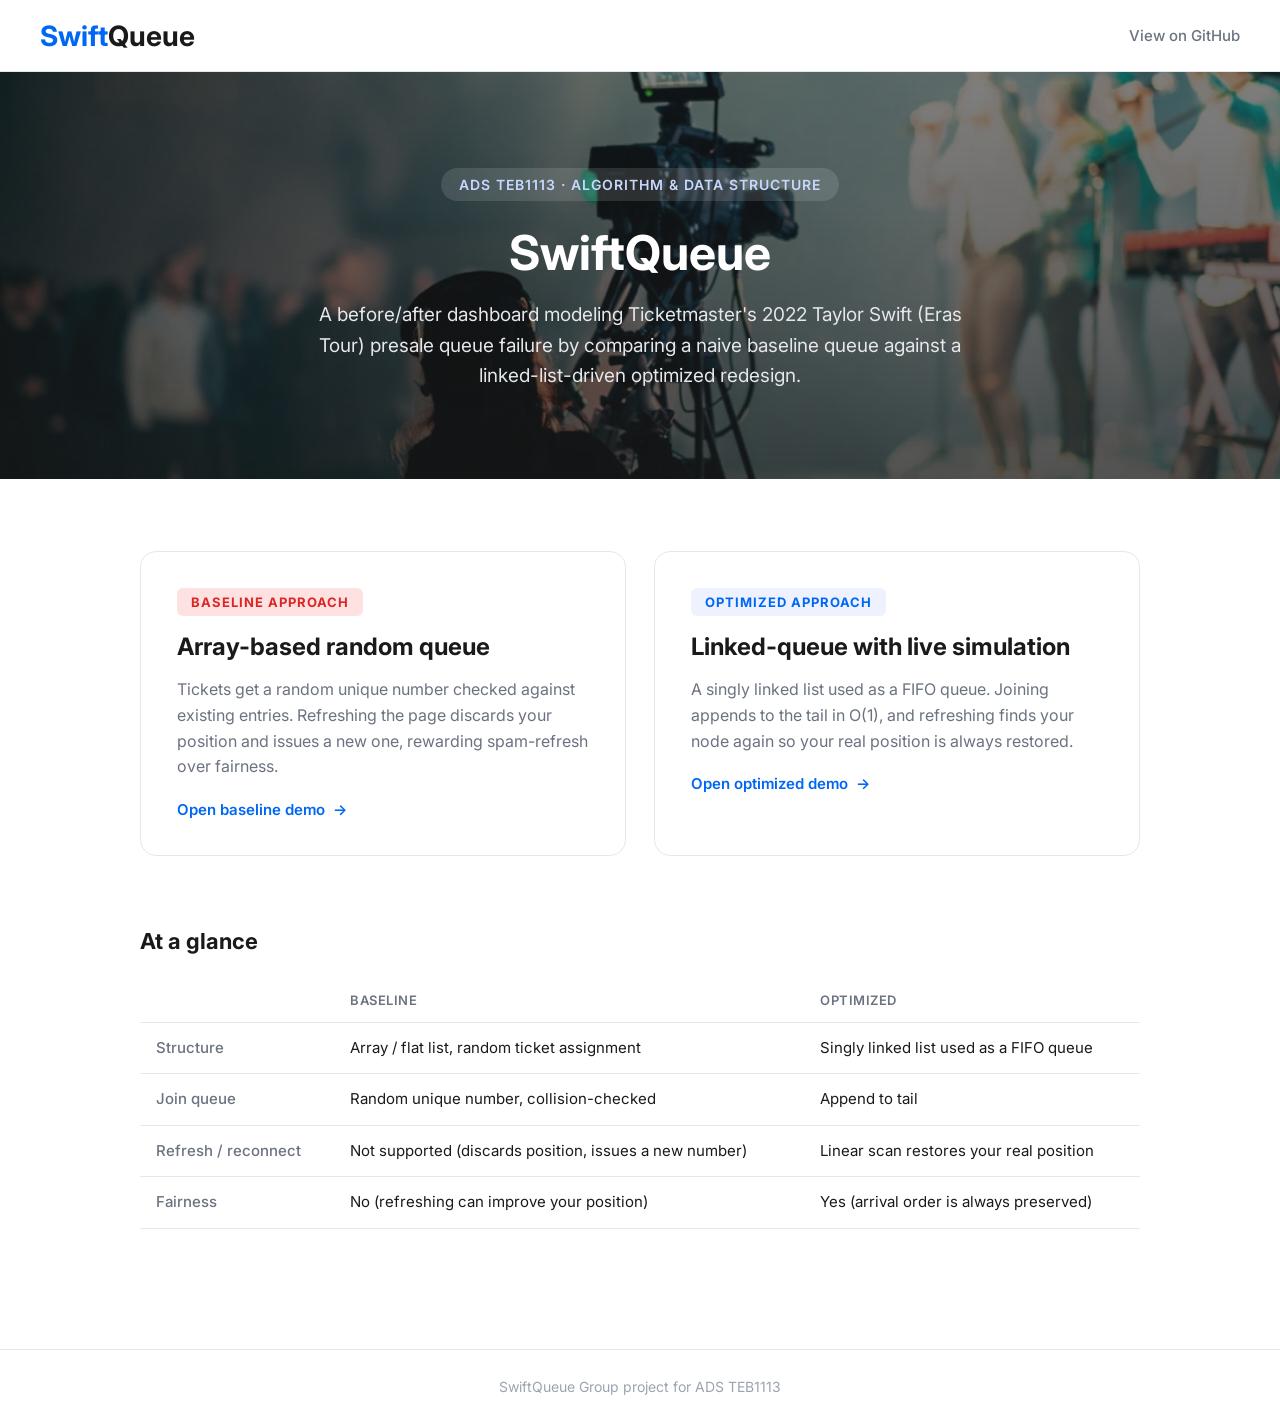
<file: index.html>
<!doctype html>
<html lang="en">
  <head>
    <meta charset="UTF-8" />
    <meta name="viewport" content="width=device-width, initial-scale=1.0" />
    <title>SwiftQueue</title>
    <link rel="preconnect" href="https://fonts.googleapis.com" />
    <link rel="preconnect" href="https://fonts.gstatic.com" crossorigin />
    <link href="https://fonts.googleapis.com/css2?family=Inter:wght@100..900&display=swap" rel="stylesheet" />
    <style>
      *, ::before, ::after { box-sizing: border-box; }
      body { margin: 0; font-family: Inter, system-ui, sans-serif; background: #FFFFFF; color: #1A1A1A; }

      .navbar {
        display: flex; align-items: center; justify-content: space-between;
        padding: 0 40px; height: 72px;
        border-bottom: 1px solid #E5E7EB; background: #FFFFFF;
      }
      .logo { color: #0067F4; font-size: 28px; font-weight: 700; }
      .logo span { color: #1A1A1A; }
      .navbar a { color: #6B7280; font-size: 15px; font-weight: 500; text-decoration: none; }
      .navbar a:hover { color: #0067F4; }

      .hero {
        position: relative;
        background: linear-gradient(180deg, rgba(26,26,26,0.55), rgba(26,26,26,0.75)),
                    url('assets/hero.jpg') center/cover no-repeat;
        background-color: #1a1a2e;
        color: #FFFFFF;
        padding: 96px 40px 88px;
        text-align: center;
      }
      .hero-tag {
        display: inline-block; background: rgba(255,255,255,0.12); border-radius: 20px;
        padding: 8px 18px; font-size: 14px; font-weight: 600; letter-spacing: 1px;
        color: #C7D8FF; margin-bottom: 24px;
      }
      .hero h1 { font-size: 48px; font-weight: 700; line-height: 1.15; margin: 0 0 20px; }
      .hero p {
        font-size: 19px; line-height: 1.6; color: #E5E7EB; max-width: 680px;
        margin: 0 auto; font-weight: 400;
      }

      .container { max-width: 1080px; margin: 0 auto; padding: 72px 40px; }

      .cards { display: grid; grid-template-columns: 1fr 1fr; gap: 28px; }
      @media (max-width: 760px) { .cards { grid-template-columns: 1fr; } }

      .card {
        border: 1px solid #E5E7EB; border-radius: 16px; padding: 36px;
        display: flex; flex-direction: column; gap: 16px; text-decoration: none;
        color: inherit; transition: transform 0.15s, box-shadow 0.15s, border-color 0.15s;
        background: #FFFFFF;
      }
      .card:hover {
        transform: translateY(-2px); border-color: #0067F4;
        box-shadow: 0 8px 24px rgba(0,103,244,0.12);
      }
      .card-tag {
        align-self: flex-start; border-radius: 6px; padding: 6px 14px;
        font-size: 13px; font-weight: 700; letter-spacing: 1px;
      }
      .card-tag.baseline { background: #FEE2E2; color: #DC2626; }
      .card-tag.optimized { background: #EEF2FF; color: #0067F4; }
      .card h2 { font-size: 24px; font-weight: 700; margin: 0; }
      .card p { font-size: 16px; line-height: 1.6; color: #6B7280; margin: 0; }
      .card-cta {
        display: flex; align-items: center; gap: 8px; font-size: 15px;
        font-weight: 600; color: #0067F4; margin-top: 4px;
      }
      .card-cta .arrow { transition: transform 0.15s; }
      .card:hover .card-cta .arrow { transform: translateX(4px); }

      .compare { margin-top: 72px; }
      .compare h3 { font-size: 22px; font-weight: 700; margin: 0 0 24px; }
      table { width: 100%; border-collapse: collapse; font-size: 15px; }
      th, td { text-align: left; padding: 14px 16px; border-bottom: 1px solid #E5E7EB; }
      th { color: #6B7280; font-weight: 600; font-size: 13px; letter-spacing: 0.5px; text-transform: uppercase; }
      td { color: #1A1A1A; line-height: 1.5; }
      td:first-child { color: #6B7280; font-weight: 500; white-space: nowrap; }

      .links-row { margin-top: 48px; display: flex; gap: 24px; flex-wrap: wrap; }
      .links-row a { color: #6B7280; font-size: 14px; text-decoration: none; border-bottom: 1px solid #E5E7EB; padding-bottom: 2px; }
      .links-row a:hover { color: #0067F4; border-color: #0067F4; }

      footer {
        border-top: 1px solid #E5E7EB; padding: 28px 40px; text-align: center;
        color: #9CA3AF; font-size: 14px;
      }
    </style>
  </head>
  <body>
    <nav class="navbar">
      <div class="logo">Swift<span>Queue</span></div>
      <a href="https://github.com/Jessy123123/ADS_TEB1113_SwiftQueue" target="_blank" rel="noopener">View on GitHub</a>
    </nav>

    <div class="hero">
      <div class="hero-tag">ADS TEB1113 · ALGORITHM &amp; DATA STRUCTURE</div>
      <h1>SwiftQueue</h1>
      <p>
        A before/after dashboard modeling Ticketmaster's 2022 Taylor Swift (Eras Tour)
        presale queue failure by comparing a naive baseline queue against a linked-list-driven
        optimized redesign.
      </p>
    </div>

    <div class="container">
      <div class="cards">
        <a class="card" href="baseline_approach/index.html">
          <span class="card-tag baseline">BASELINE APPROACH</span>
          <h2>Array-based random queue</h2>
          <p>
            Tickets get a random unique number checked against existing entries.
            Refreshing the page discards your position and issues a new one,
            rewarding spam-refresh over fairness.
          </p>
          <span class="card-cta">Open baseline demo <span class="arrow">&rarr;</span></span>
        </a>

        <a class="card" href="optimised.html">
          <span class="card-tag optimized">OPTIMIZED APPROACH</span>
          <h2>Linked-queue with live simulation</h2>
          <p>
            A singly linked list used as a FIFO queue. Joining appends to the tail
            in O(1), and refreshing finds your node again so your real position
            is always restored.
          </p>
          <span class="card-cta">Open optimized demo <span class="arrow">&rarr;</span></span>
        </a>
      </div>

      <div class="compare">
        <h3>At a glance</h3>
        <table>
          <thead>
            <tr><th></th><th>Baseline</th><th>Optimized</th></tr>
          </thead>
          <tbody>
            <tr>
              <td>Structure</td>
              <td>Array / flat list, random ticket assignment</td>
              <td>Singly linked list used as a FIFO queue</td>
            </tr>
            <tr>
              <td>Join queue</td>
              <td>Random unique number, collision-checked</td>
              <td>Append to tail</td>
            </tr>
            <tr>
              <td>Refresh / reconnect</td>
              <td>Not supported (discards position, issues a new number)</td>
              <td>Linear scan restores your real position</td>
            </tr>
            <tr>
              <td>Fairness</td>
              <td>No (refreshing can improve your position)</td>
              <td>Yes (arrival order is always preserved)</td>
            </tr>
          </tbody>
        </table>
      </div>

      <div class="links-row">
      </div>
    </div>

    <footer>SwiftQueue Group project for ADS TEB1113</footer>
  </body>
</html>
</file>
